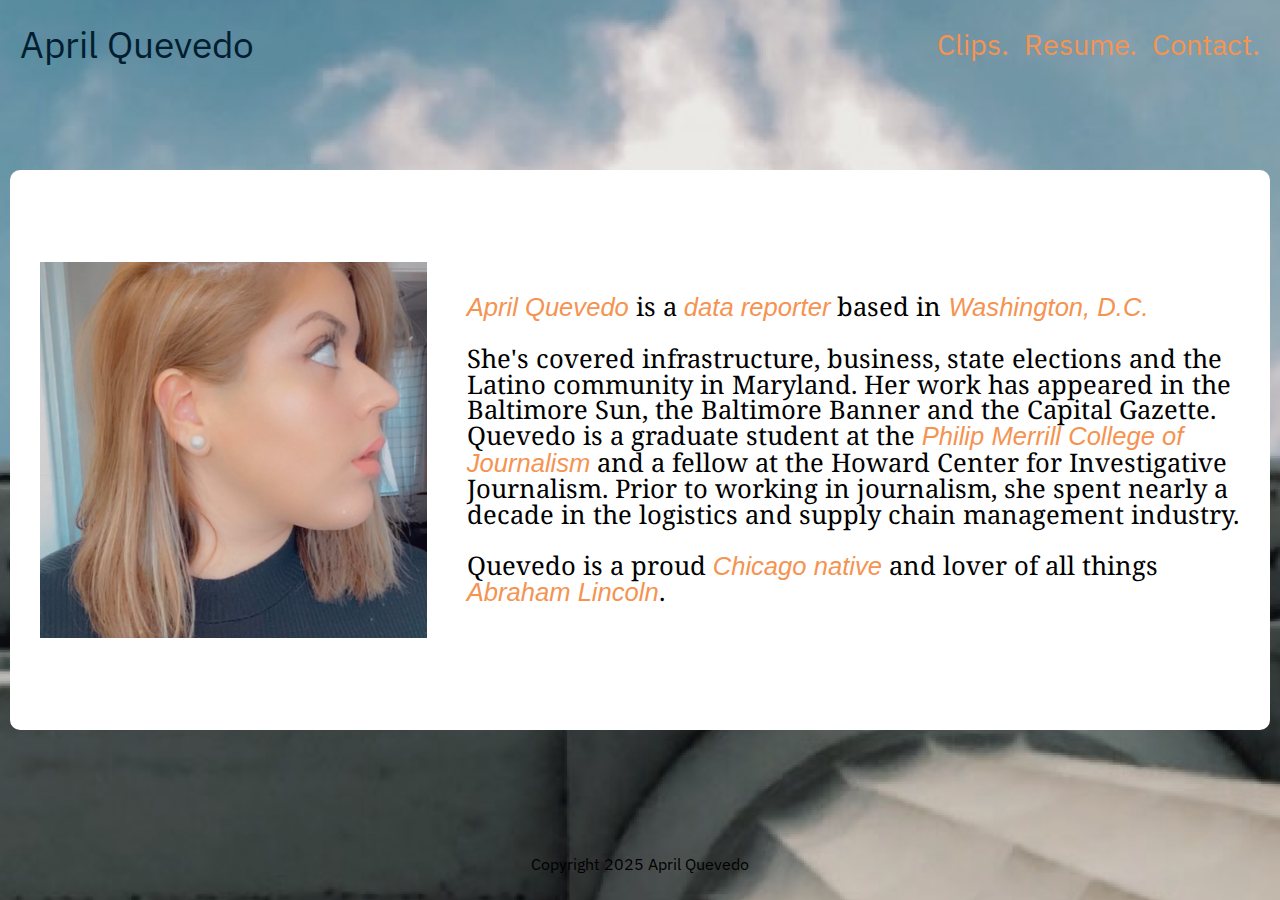
<file: index.html>
<!DOCTYPE html>
<html lang="en">
<head>
    <meta charset="UTF-8">
    <meta name="viewport" content="width=device-width, initial-scale=1.0">
    <title>April Quevedo</title>
    <!-- Bootstrap CSS -->
    <link href="https://cdn.jsdelivr.net/npm/bootstrap@5.3.3/dist/css/bootstrap.min.css" rel="stylesheet"
        integrity="sha384-QWTKZyjpPEjISv5WaRU9OFeRpok6YctnYmDr5pNlyT2bRjX0JMhjY6hW+ALEwIH" crossorigin="anonymous">
    <!-- Custom CSS -->
    <link rel="stylesheet" href="/main/style.css">
    <!-- Bootstrap JS (Added defer) -->
    <script src="https://cdn.jsdelivr.net/npm/@popperjs/core@2.11.8/dist/umd/popper.min.js"
        integrity="sha384-I7E8VVD/ismYTF4hNIPjVp/Zjvgyol6VFvRkX/vR+Vc4jQkC+hVqc2pM8ODewa9r" crossorigin="anonymous"
        defer></script>
    <script src="https://cdn.jsdelivr.net/npm/bootstrap@5.3.3/dist/js/bootstrap.min.js"
        integrity="sha384-0pUGZvbkm6XF6gxjEnlmuGrJXVbNuzT9qBBavbLwCsOGabYfZo0T0to5eqruptLy" crossorigin="anonymous"
        defer></script>
    <style>
        @import url('https://fonts.googleapis.com/css2?family=IBM+Plex+Sans:ital,wght@0,100..700;1,100..700&family=Noto+Serif:ital,wght@0,100..900;1,100..900&display=swap');
    </style>
</head>

<body>
    <!-- Navigation header -->
    <header>
        <div class="top-bar">
            <div class="name">April Quevedo</div>
            <nav class="top-nav">
                <a href="/print/">Clips.</a>
                <!--<a href="/photo/">Photo.</a> -->
                <!--<a href="#applications">Applications.</a> -->
                <a href="/resume/">Resume.</a>
                <a href="/contact/">Contact.</a>
            </nav>
        </div>
    </header>

    <!-- Main Content Section -->
    <main>
        <section class="bio">
            <!-- Profile Image Column -->
            <div class="profile-image">
                <img src="main/img/oldprofile.png" alt="April Quevedo's Profile Picture">
            </div>
            
            <!-- Bio Text Column -->
            <div class="bio-text">
                <p><span class="shadows-font">April Quevedo</span> is a <span class="shadows-font">data reporter</span> based in <span class="shadows-font">Washington, D.C.</span></p>
                <p>She's covered infrastructure, business, state elections and the Latino community in Maryland. Her work has appeared in the Baltimore Sun, the Baltimore Banner and the Capital Gazette. Quevedo is a graduate student at the <span class="shadows-font">Philip Merrill College of Journalism</span> and a fellow at the Howard Center for Investigative Journalism. Prior to working in journalism, she spent nearly a decade in the logistics and supply chain management industry.</p>
                <p>Quevedo is a proud <span class="shadows-font">Chicago native</span> and lover of all things <span class="shadows-font">Abraham Lincoln</span>.</p>
            </div>
        </section>
    </main>

    <!-- Footer -->
    <footer>
        <div class="container text-center">
            <p>Copyright 2025 April Quevedo</p>
        </div>
    </footer>
</body>
</html>
</file>
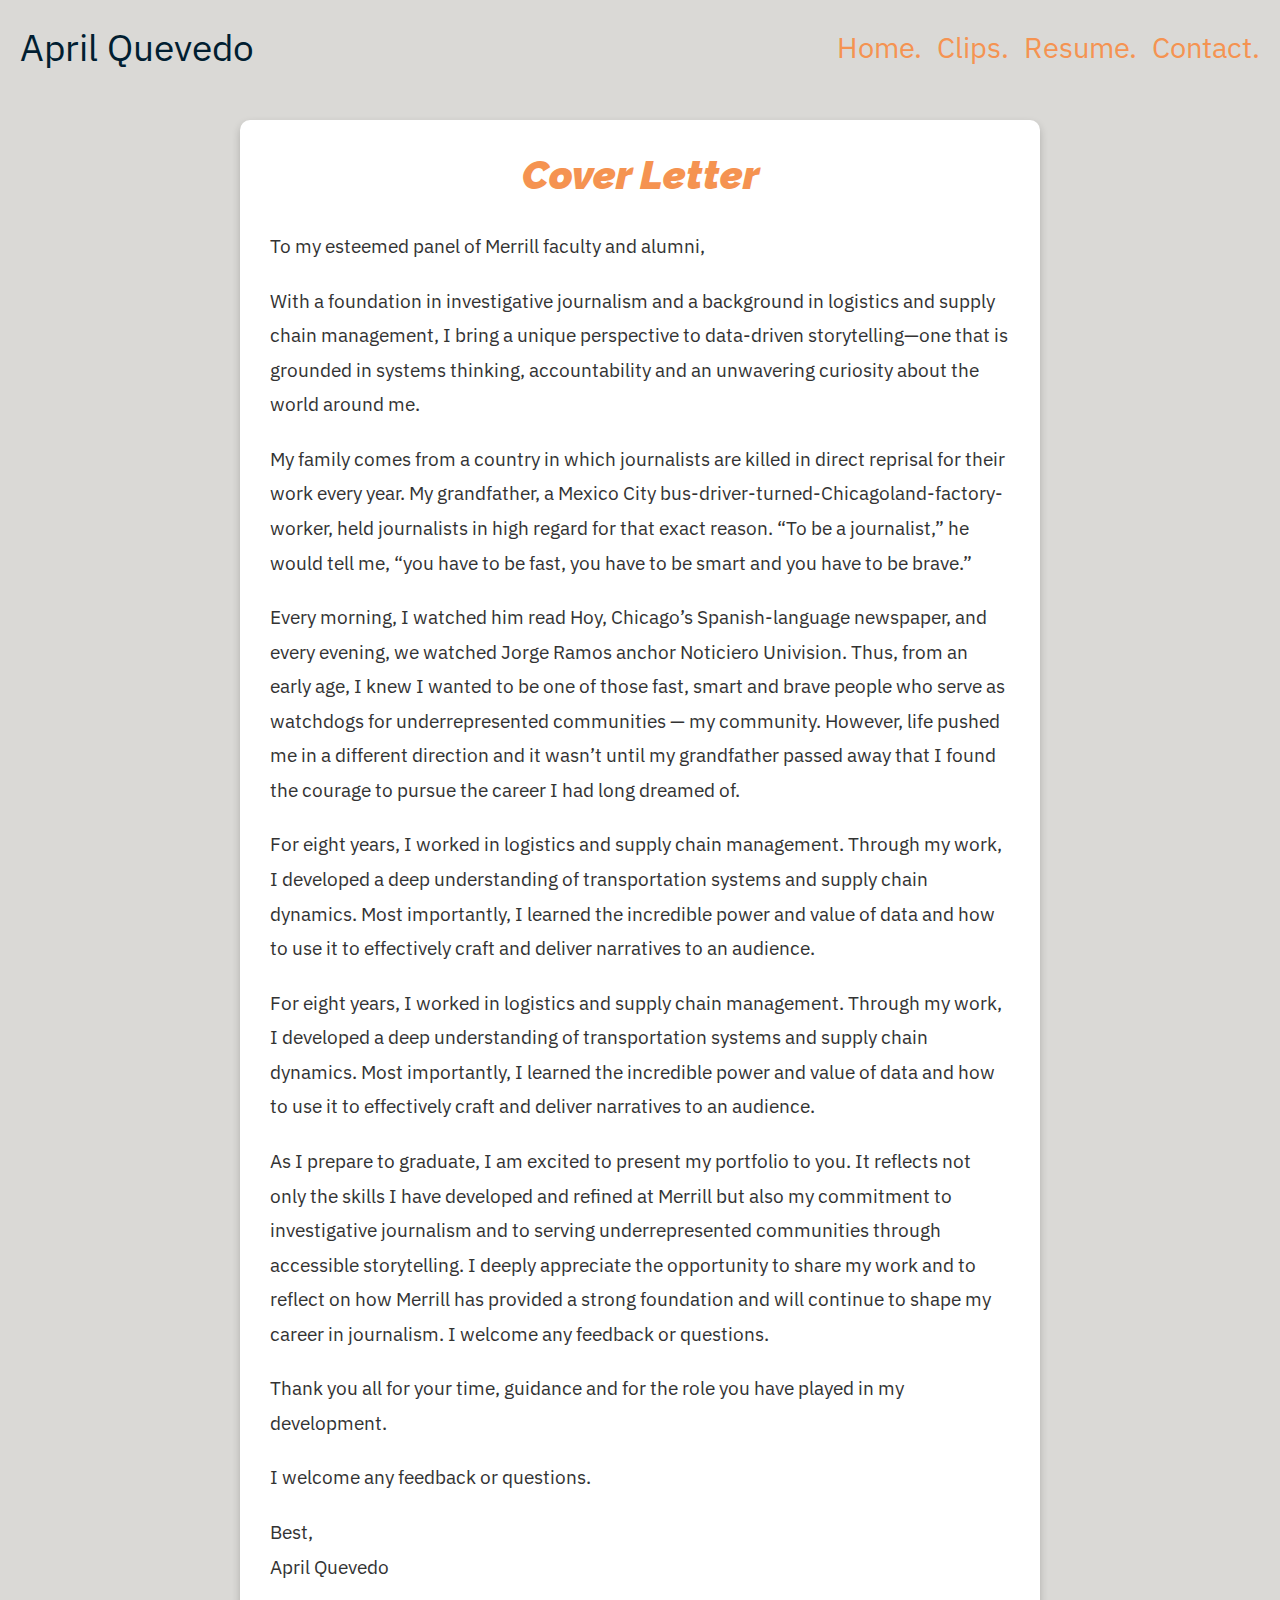
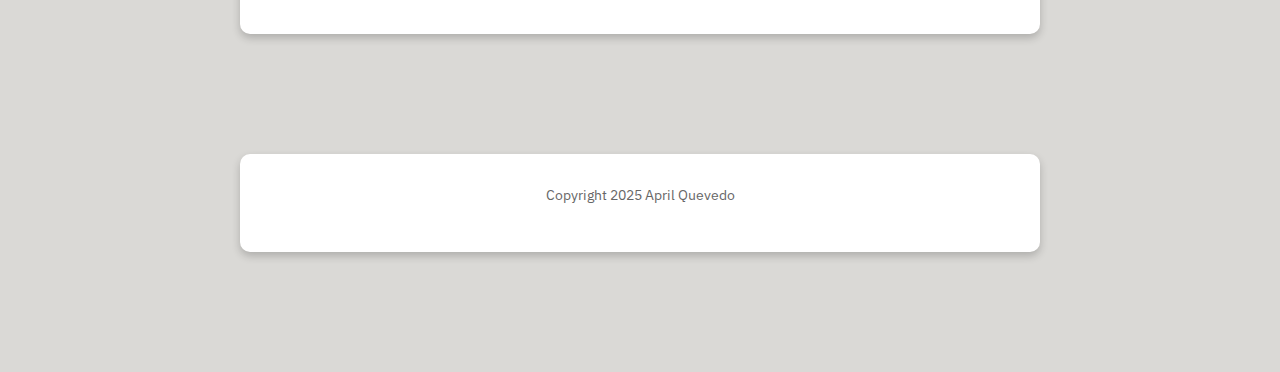
<file: cover/index.html>
<!DOCTYPE html>
<html lang="en">

<head>
    <meta charset="UTF-8">
    <meta name="viewport" content="width=device-width, initial-scale=1.0">
    <title>April Quevedo - Cover Letter.</title>
    <!-- Bootstrap CSS -->
    <link href="https://cdn.jsdelivr.net/npm/bootstrap@5.3.3/dist/css/bootstrap.min.css" rel="stylesheet" 
        integrity="sha384-QWTKZyjpPEjISv5WaRU9OFeRpok6YctnYmDr5pNlyT2bRjXh0JMhjY6hW+ALEwIH" crossorigin="anonymous">
    <!-- Custom CSS -->
    <link rel="stylesheet" href="/cover/style.css">
    <!-- Bootstrap JS (defer) -->
    <script src="https://cdn.jsdelivr.net/npm/@popperjs/core@2.11.8/dist/umd/popper.min.js"
        integrity="sha384-I7E8VVD/ismYTF4hNIPjVp/Zjvgyol6VFvRkX/vR+Vc4jQkC+hVqc2pM8ODewa9r" crossorigin="anonymous"
        defer></script>
    <script src="https://cdn.jsdelivr.net/npm/bootstrap@5.3.3/dist/js/bootstrap.min.js"
        integrity="sha384-0pUGZvbkm6XF6gxjEnlmuGrJXVbNuzT9qBBavbLwCsOGabYfZo0T0to5eqruptLy" crossorigin="anonymous"
        defer></script>
    <style>
        @import url('https://fonts.googleapis.com/css2?family=IBM+Plex+Sans:ital,wght@0,100..700;1,100..700&family=Noto+Serif:ital,wght@0,100..900;1,100..900&family=Raleway:ital,wght@0,100..900;1,100..900&display=swap');
    </style>
</head>

<body>

    <!-- Navigation header -->
    <header>
        <div class="top-bar">
            <div class="name">April Quevedo</div>
            <nav class="top-nav">
                <a href="/main/">Home.</a>
                <a href="/print/">Clips.</a>
                <a href="/resume/">Resume.</a>
                <a href="/contact/">Contact.</a>
            </nav>
        </div>
    </header>

    <main class="container">
        <section class="cover-letter">
            <h1 class="cover-title"><span class="shadows-font">Cover Letter</span></h1>
            <p>To my esteemed panel of Merrill faculty and alumni,</p>

            <p>
                With a foundation in investigative journalism and a background in logistics and supply chain management, I bring a unique perspective to data-driven storytelling—one that is grounded in systems thinking, accountability and an unwavering curiosity about the world around me.
            </p>

            <p>
                My family comes from a country in which journalists are killed in direct reprisal for their work every year. My grandfather, a Mexico City bus-driver-turned-Chicagoland-factory-worker, held journalists in high regard for that exact reason. “To be a journalist,” he would tell me, “you have to be fast, you have to be smart and you have to be brave.” 
            </p>

            <p>
                Every morning, I watched him read Hoy, Chicago’s Spanish-language newspaper, and every evening, we watched Jorge Ramos anchor Noticiero Univision. Thus, from an early age, I knew I wanted to be one of those fast, smart and brave people who serve as watchdogs for underrepresented communities — my community. However, life pushed me in a different direction and it wasn’t until my grandfather passed away that I found the courage to pursue the career I had long dreamed of. 
            </p>

            <p>
                For eight years, I worked in logistics and supply chain management. Through my work, I developed a deep understanding of transportation systems and supply chain dynamics. Most importantly, I learned the incredible power and value of data and how to use it to effectively craft and deliver narratives to an audience.
            </p>

            <p>
                For eight years, I worked in logistics and supply chain management. Through my work, I developed a deep understanding of transportation systems and supply chain dynamics. Most importantly, I learned the incredible power and value of data and how to use it to effectively craft and deliver narratives to an audience.
            </p>

            <p>
                As I prepare to graduate, I am excited to present my portfolio to you. It reflects not only the skills I have developed and refined at Merrill but also my commitment to investigative journalism and to serving underrepresented communities through accessible storytelling. I deeply appreciate the opportunity to share my work and to reflect on how Merrill has provided a strong foundation and will continue to shape my career in journalism. I welcome any feedback or questions.
            </p>

            <p>
                Thank you all for your time, guidance and for the role you have played in my development. 
            </p>

            <p>
                I welcome any feedback or questions.
            </p>

            <p>Best,<br>April Quevedo</p>
        </section>
    </main>

    <!-- Footer -->
    <footer>
        <div class="container text-center">
            <p>Copyright 2025 April Quevedo</p>
        </div>
    </footer>

</body>
</html>
</file>
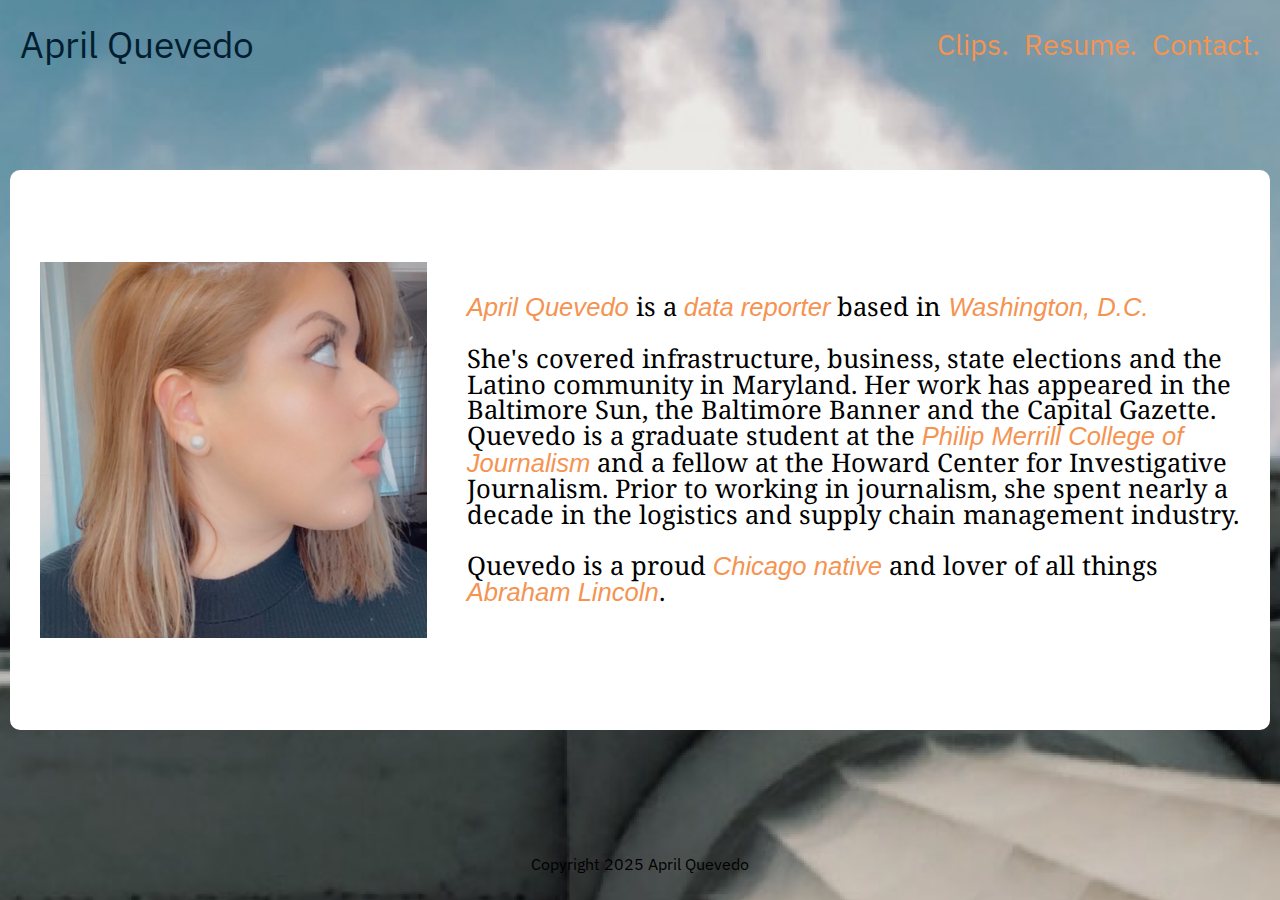
<file: main/index.html>
<!DOCTYPE html>
<html lang="en">
<head>
    <meta charset="UTF-8">
    <meta name="viewport" content="width=device-width, initial-scale=1.0">
    <title>April Quevedo</title>
    <!-- Bootstrap CSS -->
    <link href="https://cdn.jsdelivr.net/npm/bootstrap@5.3.3/dist/css/bootstrap.min.css" rel="stylesheet"
        integrity="sha384-QWTKZyjpPEjISv5WaRU9OFeRpok6YctnYmDr5pNlyT2bRjX0JMhjY6hW+ALEwIH" crossorigin="anonymous">
    <!-- Custom CSS -->
    <link rel="stylesheet" href="style.css">
    <!-- Bootstrap JS (Added defer) -->
    <script src="https://cdn.jsdelivr.net/npm/@popperjs/core@2.11.8/dist/umd/popper.min.js"
        integrity="sha384-I7E8VVD/ismYTF4hNIPjVp/Zjvgyol6VFvRkX/vR+Vc4jQkC+hVqc2pM8ODewa9r" crossorigin="anonymous"
        defer></script>
    <script src="https://cdn.jsdelivr.net/npm/bootstrap@5.3.3/dist/js/bootstrap.min.js"
        integrity="sha384-0pUGZvbkm6XF6gxjEnlmuGrJXVbNuzT9qBBavbLwCsOGabYfZo0T0to5eqruptLy" crossorigin="anonymous"
        defer></script>
    <style>
        @import url('https://fonts.googleapis.com/css2?family=IBM+Plex+Sans:ital,wght@0,100..700;1,100..700&family=Noto+Serif:ital,wght@0,100..900;1,100..900&display=swap');
    </style>
</head>

<body>
    <!-- Navigation header -->
    <header>
        <div class="top-bar">
            <div class="name">April Quevedo</div>
            <nav class="top-nav">
                <a href="/print/">Clips.</a>
                <!--<a href="/photo/">Photo.</a> -->
                <!--<a href="#applications">Applications.</a> -->
                <a href="/resume/">Resume.</a>
                <a href="/contact/">Contact.</a>
            </nav>
        </div>
    </header>

    <!-- Main Content Section -->
    <main>
        <section class="bio">
            <!-- Profile Image Column -->
            <div class="profile-image">
                <img src="img/oldprofile.png" alt="April Quevedo's Profile Picture">
            </div>
            
            <!-- Bio Text Column -->
            <div class="bio-text">
                <p><span class="shadows-font">April Quevedo</span> is a <span class="shadows-font">data reporter</span> based in <span class="shadows-font">Washington, D.C.</span></p>
                <p>She's covered infrastructure, business, state elections and the Latino community in Maryland. Her work has appeared in the Baltimore Sun, the Baltimore Banner and the Capital Gazette. Quevedo is a graduate student at the <span class="shadows-font">Philip Merrill College of Journalism</span> and a fellow at the Howard Center for Investigative Journalism. Prior to working in journalism, she spent nearly a decade in the logistics and supply chain management industry.</p>
                <p>Quevedo is a proud <span class="shadows-font">Chicago native</span> and lover of all things <span class="shadows-font">Abraham Lincoln</span>.</p>
            </div>
        </section>
    </main>

    <!-- Footer -->
    <footer>
        <div class="container text-center">
            <p>Copyright 2025 April Quevedo</p>
        </div>
    </footer>
</body>
</html>
</file>
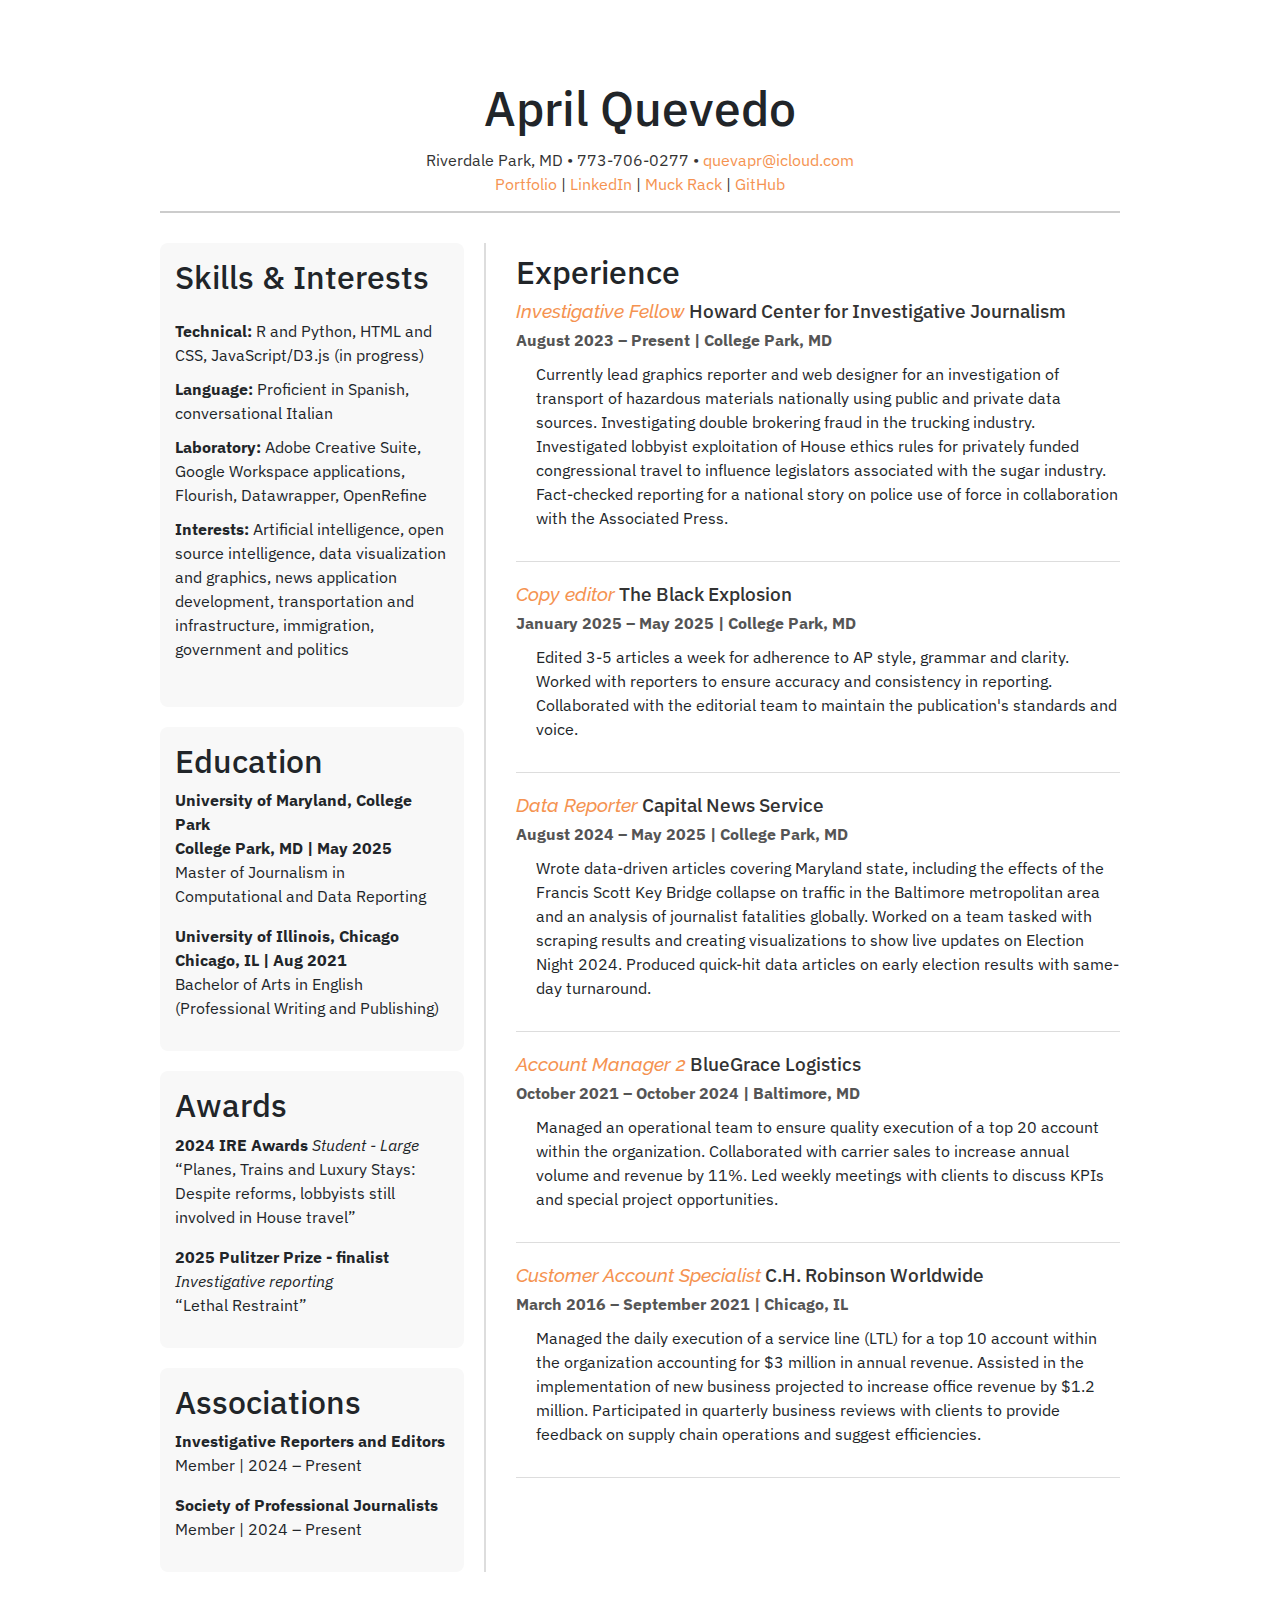
<file: other/index.html>
<!DOCTYPE html>
<html lang="en">

<head>
    <meta charset="UTF-8" />
    <meta name="viewport" content="width=device-width, initial-scale=1.0" />
    <title>April Quevedo - Resume</title>

    <!-- Bootstrap CSS -->
    <link href="https://cdn.jsdelivr.net/npm/bootstrap@5.3.3/dist/css/bootstrap.min.css" rel="stylesheet"
        crossorigin="anonymous" />

    <!-- Google Fonts -->
    <link
        href="https://fonts.googleapis.com/css2?family=IBM+Plex+Sans:wght@400;700&family=Noto+Serif:wght@400;700&family=Raleway:wght@800&display=swap"
        rel="stylesheet" />

    <style>
        body {
            margin: 0;
            font-family: "Noto Serif", serif;
        }

        .resume-container {
            max-width: 1000px;
            margin: 60px auto;
            background: #fff;
            padding: 20px;
            border-radius: 10px;
            font-family: "IBM Plex Sans", sans-serif;
        }

        .resume-header {
            text-align: center;
            border-bottom: 2px solid #ccc;
            padding-bottom: 15px;
            margin-bottom: 30px;
        }

        .resume-header h1 {
            font-family: 'IBM Plex Sans', sans-serif;
            font-size: 3rem;
            margin-bottom: 10px;
        }

        .resume-header p {
            margin: 0;
            font-size: 1rem;
            color: #333;
        }

        .resume-header a {
            text-decoration: none;
            color: #f59351;
        }

        .resume-container h2 {
            font-family: 'IBM Plex Sans', sans-serif;
            font-weight: 500;
        }

        .shadows-font {
            font-family: 'Raleway', sans-serif;
            font-style: italic;
            font-weight: 500;
            color: #f59351;
        }

        .resume-body {
            display: flex;
            gap: 30px;
        }

        .left-column {
            width: 35%;
            display: flex;
            flex-direction: column;
            gap: 20px;
            padding-right: 20px;
            border-right: 2px solid #ddd;
        }

        .skills,
        .education,
        .awards,
        .leadership {
            background: #f8f8f8;
            padding: 15px;
            border-radius: 8px;
        }

        .skills ul,
        .education ul {
            list-style: none;
            padding: 10px 0;
        }

        .skills li,
        .education li {
            padding: 5px 0;
        }

        .right-column {
            width: 65%;
            padding: 10px 0;
        }

        .job {
            margin-bottom: 20px;
            border-bottom: 1px solid #ddd;
            padding-bottom: 15px;
        }

        .job h3 {
            color: #333;
            font-size: 1.2em;
            margin-bottom: 5px;
        }

        .job p {
            font-style: normal;
            color: #555;
            margin-bottom: 10px;
        }

        .job ul {
            padding-left: 20px;
        }

        .job li {
            margin-bottom: 5px;
            line-height: 1.5;
        }
    </style>
</head>

<body>

    <!-- Unified Resume Container -->
    <div class="resume-container">

        <!-- Unified Header -->
        <div class="resume-header">
            <h1>April Quevedo</h1>
            <p>Riverdale Park, MD • 773-706-0277 • <a href="mailto:quevapr@icloud.com">quevapr@icloud.com</a></p>
            <p>
                <a href="https://aprilqueved0.github.io/main/">Portfolio</a> |
                <a href="http://www.linkedin.com/in/aprilqueved0">LinkedIn</a> |
                <a href="https://muckrack.com/april-quevedo-1/portfolio">Muck Rack</a> |
                <a href="https://github.com/aprilqueved0">GitHub</a>
            </p>
        </div>

        <!-- Unified Body: Two Columns -->
        <div class="resume-body">
            <!-- Left Column -->
            <section class="left-column">
                <div class="skills">
                    <h2>Skills & Interests</h2>
                    <ul>
                        <li><strong>Technical:</strong> R and Python, HTML and CSS, JavaScript/D3.js (in progress)</li>
                        <li><strong>Language:</strong> Proficient in Spanish, conversational Italian</li>
                        <li><strong>Laboratory:</strong> Adobe Creative Suite, Google Workspace applications, Flourish,
                            Datawrapper, OpenRefine</li>
                        <li><strong>Interests:</strong> Artificial intelligence, open source intelligence, data
                            visualization and graphics, news application development, transportation and infrastructure,
                            immigration, government and politics</li>
                    </ul>
                </div>

                <div class="education">
                    <h2>Education</h2>
                    <p><strong>University of Maryland, College Park<br>College Park, MD | May 2025</strong><br>
                        Master of Journalism in Computational and Data Reporting
                    </p>
                    <p><strong>University of Illinois, Chicago<br>Chicago, IL | Aug 2021</strong><br>
                        Bachelor of Arts in English (Professional Writing and Publishing)</p>
                </div>

                <div class="awards">
                    <h2>Awards</h2>
                    <p><strong>2024 IRE Awards</strong> <i>Student - Large</i><br>
                        “Planes, Trains and Luxury Stays: Despite reforms, lobbyists still involved in House travel”
                    </p>
                    <p><strong>2025 Pulitzer Prize - finalist</strong> <i>Investigative reporting</i><br>
                        “Lethal Restraint”</p>
                </div>

                <div class="leadership">
                    <h2>Associations</h2>
                    <p><strong>Investigative Reporters and Editors</strong><br>Member | 2024 – Present</p>
                    <p><strong>Society of Professional Journalists</strong><br>Member | 2024 – Present</p>
                </div>
            </section>

            <!-- Right Column -->
            <section class="right-column">
                <h2>Experience</h2>

                <div class="job">
                    <h3><span class="shadows-font">Investigative Fellow</span> Howard Center for Investigative
                        Journalism</h3>
                    <p><strong>August 2023 – Present | College Park, MD</strong></p>
                    <ul>
                        Currently lead graphics reporter and web designer for an investigation of transport of hazardous materials nationally using public and private data sources. Investigating double brokering fraud in the trucking industry. <br>Investigated lobbyist exploitation of House ethics rules for
                        privately funded congressional travel to influence legislators associated with the sugar
                        industry.
                        Fact-checked reporting for a national story on police use of force in collaboration with the
                        Associated Press.
                    </ul>
                </div>

                <div class="job">
                    <h3><span class="shadows-font">Copy editor</span> The Black Explosion</h3>
                    <p><strong>January 2025 – May 2025 | College Park, MD</strong></p>
                    <ul>
                        Edited 3-5 articles a week for adherence to AP style, grammar and clarity. Worked with reporters
                        to ensure accuracy and consistency in reporting. Collaborated with the editorial team to
                        maintain the publication's
                        standards and voice.
                    </ul>
                </div>

                <div class="job">
                    <h3><span class="shadows-font">Data Reporter</span> Capital News Service</h3>
                    <p><strong>August 2024 – May 2025 | College Park, MD</strong></p>
                    <ul>
                        Wrote data-driven articles covering Maryland state, including the effects of the Francis Scott
                        Key
                        Bridge collapse on traffic in the Baltimore metropolitan area and an analysis of journalist
                        fatalities globally. Worked on a team tasked with scraping results and creating visualizations
                        to
                        show live updates on Election Night 2024. Produced quick-hit data articles on early election
                        results
                        with same-day turnaround.
                    </ul>
                </div>

                <div class="job">
                    <h3><span class="shadows-font">Account Manager 2</span> BlueGrace Logistics</h3>
                    <p><strong>October 2021 – October 2024 | Baltimore, MD</strong></p>
                    <ul>
                        Managed an operational team to ensure quality execution of a top 20 account within the
                        organization.
                        Collaborated with carrier sales to increase annual volume and revenue by 11%. Led weekly
                        meetings
                        with clients to discuss KPIs and special project opportunities.
                    </ul>
                </div>

                <div class="job">
                    <h3><span class="shadows-font">Customer Account Specialist</span> C.H. Robinson Worldwide</h3>
                    <p><strong>March 2016 – September 2021 | Chicago, IL</strong></p>
                    <ul>
                        Managed the daily execution of a service line (LTL) for a top 10 account within the organization
                        accounting for $3 million in annual revenue. Assisted in the implementation of new business
                        projected to increase office revenue by $1.2 million. Participated in quarterly business reviews
                        with clients to provide feedback on supply chain operations and suggest efficiencies.
                    </ul>
                </div>
            </section>
        </div>
    </div>

</body>

</html>
</file>
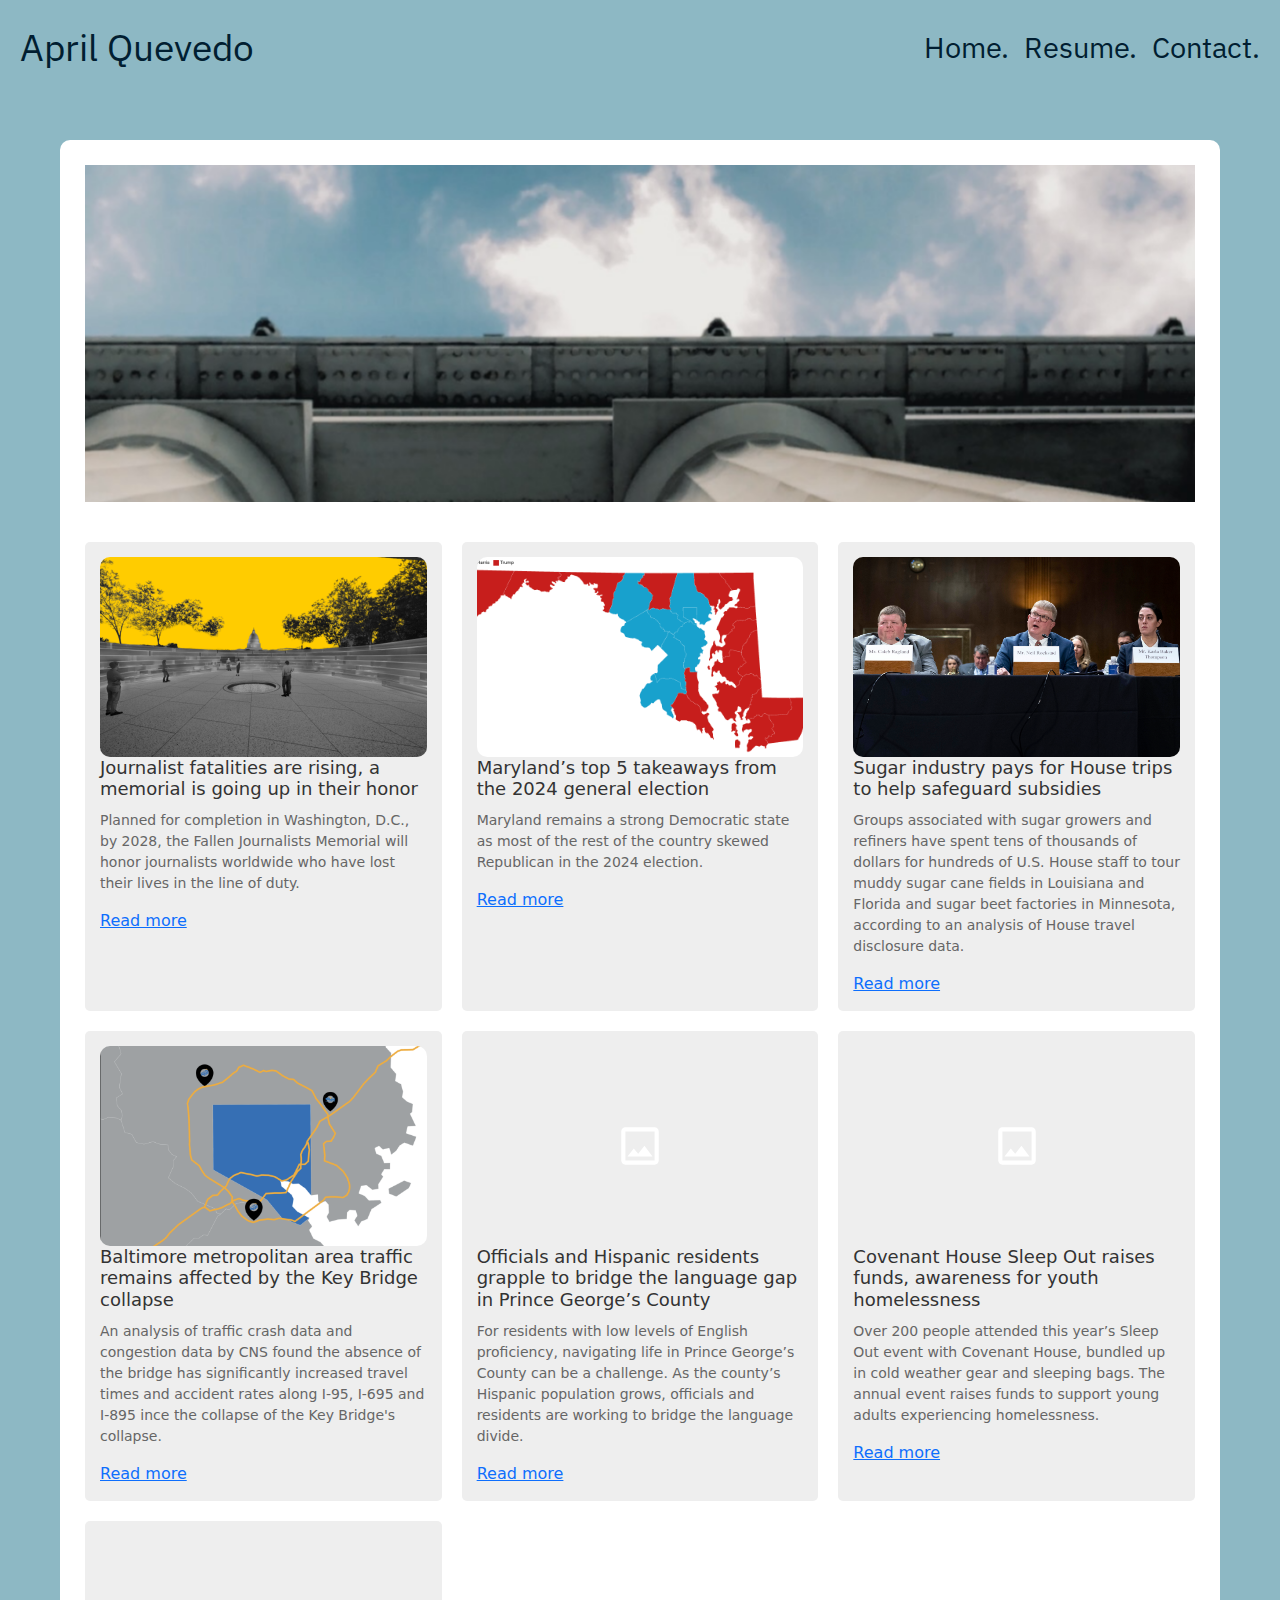
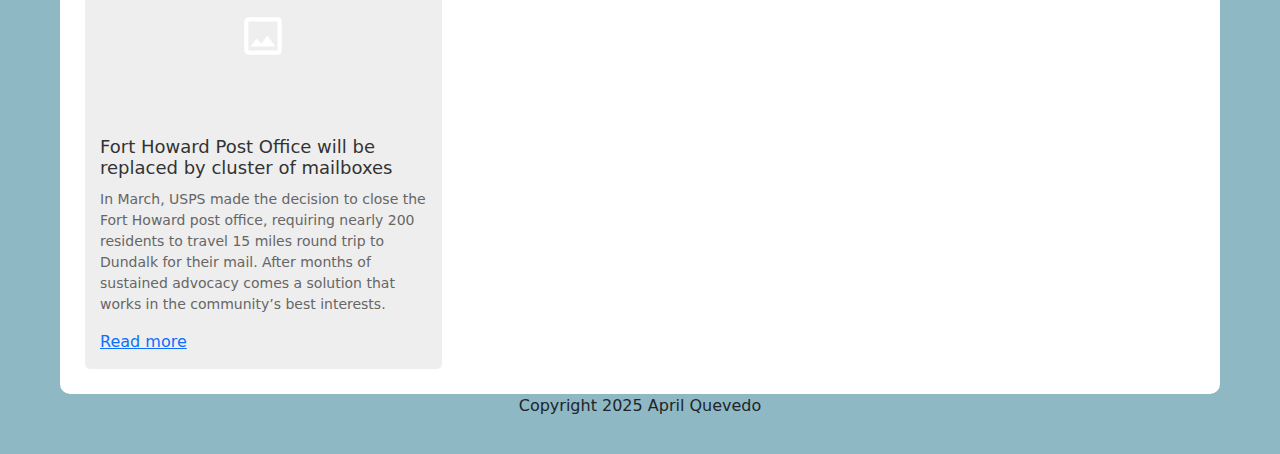
<file: print/index.html>
<!DOCTYPE html>
<html lang="en">

<head>
    <meta charset="UTF-8">
    <meta name="viewport" content="width=device-width, initial-scale=1.0">
    <title>April Quevedo - Print.</title>
    <!-- Bootstrap CSS -->
    <link href="https://cdn.jsdelivr.net/npm/bootstrap@5.3.3/dist/css/bootstrap.min.css" rel="stylesheet"
        integrity="sha384-QWTKZyjpPEjISv5WaRU9OFeRpok6YctnYmDr5pNlyT2bRjXh0JMhjY6hW+ALEwIH" crossorigin="anonymous">
    <!-- Custom CSS (Ensure path is correct) -->
    <link rel="stylesheet" href="style.css">
    <!-- Bootstrap JS (Added defer) -->
    <script src="https://cdn.jsdelivr.net/npm/@popperjs/core@2.11.8/dist/umd/popper.min.js"
        integrity="sha384-I7E8VVD/ismYTF4hNIPjVp/Zjvgyol6VFvRkX/vR+Vc4jQkC+hVqc2pM8ODewa9r" crossorigin="anonymous"
        defer></script>
    <script src="https://cdn.jsdelivr.net/npm/bootstrap@5.3.3/dist/js/bootstrap.min.js"
        integrity="sha384-0pUGZvbkm6XF6gxjEnlmuGrJXVbNuzT9qBBavbLwCsOGabYfZo0T0to5eqruptLy" crossorigin="anonymous"
        defer></script>
    <style>
        @import url('https://fonts.googleapis.com/css2?family=IBM+Plex+Sans:ital,wght@0,100..700;1,100..700&family=Noto+Serif:ital,wght@0,100..900;1,100..900&family=Shadows+Into+Light&display=swap');
    </style>
</head>

<body>
    <!-- Navigation header -->
    <header>
        <div class="top-bar">
            <div class="name">April Quevedo</div>
            <nav class="top-nav">
                <a href="/main/">Home.</a>
                <!--<a href="/print/">Print.</a> -->
                <!--<a href="/photo/">Photo.</a> -->
                <!--<a href="#applications">Applications.</a> -->
                <a href="/resume/">Resume.</a>
                <a href="/contact/">Contact.</a>
            </nav>
        </div>
    </header>

    <main>
        <section class="intro">
            <img src="img/favlincvue.png"
                alt="A low angle photo taken of where a summer sky meets the ceiling of the Lincoln Memorial."
                class="img-fluid">
        </section>

        <div class="blog-grid">
            <!-- Blog Card 1 -->
            <div class="blog-card">
                <div class="blog-card-image">
                    <img src="img/memorial.jpg" alt="Fallen Journalists Memorial">
                </div>
                <h3>Journalist fatalities are rising, a memorial is going up in their honor</h3>
                <p>Planned for completion in Washington, D.C., by 2028, the Fallen Journalists Memorial will honor
                    journalists worldwide who have lost their lives in the line of duty.</p>
                <span class="read-more"><a
                        href="https://cnsmaryland.org/2024/12/04/journalist-fatalities-are-rising-a-memorial-is-going-up-in-their-honor/"
                        target="_blank" rel="noopener noreferrer">
                        Read more</a></span>
            </div>

            <!-- Blog Card 2 -->
            <div class="blog-card">
                <div class="blog-card-image">
                    <img src="img/mdvote.png" alt="Fallen Journalists Memorial">
                </div>
                <h3>Maryland’s top 5 takeaways from the 2024 general election</h3>
                <p>Maryland remains a strong Democratic state as most of the rest of the country skewed Republican in
                    the 2024 election.</p>
                <span class="read-more"><a
                        href="https://cnsmaryland.org/2024/11/06/marylands-top-5-takeaways-from-the-2024-general-election/"
                        target="_blank" rel="noopener noreferrer">
                        Read more</a></span>
            </div>

            <!-- Blog Card 3 -->
            <div class="blog-card">
                <div class="blog-card-image">
                    <img src="img/sugarstory.jpg" alt="Fallen Journalists Memorial">
                </div>
                <h3>Sugar industry pays for House trips to help safeguard subsidies</h3>
                <p>Groups associated with sugar growers and refiners have spent tens of thousands of dollars for
                    hundreds of U.S. House staff to tour muddy sugar cane fields in Louisiana and Florida and sugar beet
                    factories in Minnesota, according to an analysis of House travel disclosure data.</p>
                <span class="read-more"><a
                        href="https://cnsmaryland.org/2024/11/01/sugar-industry-pays-for-house-trips-to-help-safeguard-subsidies/"
                        target="_blank" rel="noopener noreferrer">
                        Read more</a></span>
            </div>

            <!-- Blog Card 4 -->
            <div class="blog-card">
                <div class="blog-card-image">
                    <img src="img/balty.png" alt="Fallen Journalists Memorial">
                </div>
                <h3>Baltimore metropolitan area traffic remains affected by the Key Bridge collapse</h3>
                <p>An analysis of traffic crash data and congestion data by CNS found the absence of the bridge has
                    significantly increased travel times and accident rates along I-95, I-695 and I-895 ince the
                    collapse of the Key Bridge's collapse.</p>
                <span class="read-more"><a
                        href="https://cnsmaryland.org/2024/10/29/baltimore-metropolitan-area-traffic-remains-affected-by-the-key-bridge-collapse/"
                        target="_blank" rel="noopener noreferrer">
                        Read more</a></span>
            </div>

            <!-- Blog Card 5 -->
            <div class="blog-card">
                <div class="blog-card-image">
                    <svg xmlns="http://www.w3.org/2000/svg" viewBox="0 0 24 24">
                        <path
                            d="M19 5v14H5V5h14m0-2H5c-1.1 0-2 .9-2 2v14c0 1.1.9 2 2 2h14c1.1 0 2-.9 2-2V5c0-1.1-.9-2-2-2zm-4.86 8.86l-3 3.87L9 13.14 6 17h12l-3.86-5.14z" />
                    </svg>
                </div>
                <h3>Officials and Hispanic residents grapple to bridge the language gap in Prince George’s County</h3>
                <p>For residents with low levels of English proficiency, navigating life in Prince George’s County can be a challenge. As the county’s Hispanic population grows, officials and residents are working to bridge the language divide.</p>
                <span class="read-more"><a href="https://www.somdnews.com/enquirer_gazette/news/local/officials-and-hispanic-residents-grapple-to-bridge-the-language-gap-in-prince-george-s-county/article_1f4c2394-a056-11ee-b806-cbbd8b85cd71.html" target="_blank" rel="noopener noreferrer">Read more</a></span>
            </div>

            <!-- Blog Card 6 -->
            <div class="blog-card">
                <div class="blog-card-image">
                    <svg xmlns="http://www.w3.org/2000/svg" viewBox="0 0 24 24">
                        <path
                            d="M19 5v14H5V5h14m0-2H5c-1.1 0-2 .9-2 2v14c0 1.1.9 2 2 2h14c1.1 0 2-.9 2-2V5c0-1.1-.9-2-2-2zm-4.86 8.86l-3 3.87L9 13.14 6 17h12l-3.86-5.14z" />
                    </svg>
                </div>
                <h3>Covenant House Sleep Out raises funds, awareness for youth homelessness </h3>
                <p>Over 200 people attended this year’s Sleep Out event with Covenant House, bundled up in cold weather gear and sleeping bags. The annual event raises funds to support young adults experiencing homelessness.</p>
                <span class="read-more"><a href="https://streetsensemedia.org/article/covenant-house-sleep-out-youth-homelessness/" target="_blank" rel="noopener noreferrer">Read more</a></span>
            </div> 

            <!-- Blog Card 7 -->
            <div class="blog-card">
                <div class="blog-card-image">
                    <svg xmlns="http://www.w3.org/2000/svg" viewBox="0 0 24 24">
                        <path
                            d="M19 5v14H5V5h14m0-2H5c-1.1 0-2 .9-2 2v14c0 1.1.9 2 2 2h14c1.1 0 2-.9 2-2V5c0-1.1-.9-2-2-2zm-4.86 8.86l-3 3.87L9 13.14 6 17h12l-3.86-5.14z" />
                    </svg>
                </div>
                <h3>Fort Howard Post Office will be replaced by cluster of mailboxes</h3>
                <p>In March, USPS made the decision to close the Fort Howard post office, requiring nearly 200 residents to travel 15 miles round trip to Dundalk for their mail. After months of sustained advocacy comes a solution that works in the community’s best interests.</p>
                <span class="read-more"><a href="https://www.dundalkeagle.com/news/fort-howard-post-office-will-be-replaced-by-cluster-of-mailboxes/article_af06daa0-6d30-11ee-8af1-ffd091fec3ba.html" target="_blank" rel="noopener noreferrer">Read more</a></span>
            </div>

            <!-- Blog Card 8 
            <div class="blog-card">
                <div class="blog-card-image">
                    <svg xmlns="http://www.w3.org/2000/svg" viewBox="0 0 24 24">
                        <path
                            d="M19 5v14H5V5h14m0-2H5c-1.1 0-2 .9-2 2v14c0 1.1.9 2 2 2h14c1.1 0 2-.9 2-2V5c0-1.1-.9-2-2-2zm-4.86 8.86l-3 3.87L9 13.14 6 17h12l-3.86-5.14z" />
                    </svg>
                </div>
                <h3>Blog title heading goes here</h3>
                <p>Lorem ipsum dolor sit amet et delectus accommodare his consul copiosae.</p>
                <span class="read-more">Read more</span>
            </div> -->

            <!-- Blog Card 9 
            <div class="blog-card">
                <div class="blog-card-image">
                    <svg xmlns="http://www.w3.org/2000/svg" viewBox="0 0 24 24">
                        <path
                            d="M19 5v14H5V5h14m0-2H5c-1.1 0-2 .9-2 2v14c0 1.1.9 2 2 2h14c1.1 0 2-.9 2-2V5c0-1.1-.9-2-2-2zm-4.86 8.86l-3 3.87L9 13.14 6 17h12l-3.86-5.14z" />
                    </svg>
                </div>
                <h3>Blog title heading goes here</h3>
                <p>Lorem ipsum dolor sit amet et delectus accommodare his consul copiosae.</p>
                <span class="read-more">Read more</span>
            </div> -->
        </div>
    </main>

    <!-- Footer -->
    <footer>
        <div class="container text-center">
            <p>Copyright 2025 April Quevedo</p>
        </div>
    </footer>
</body>

</html>
</file>
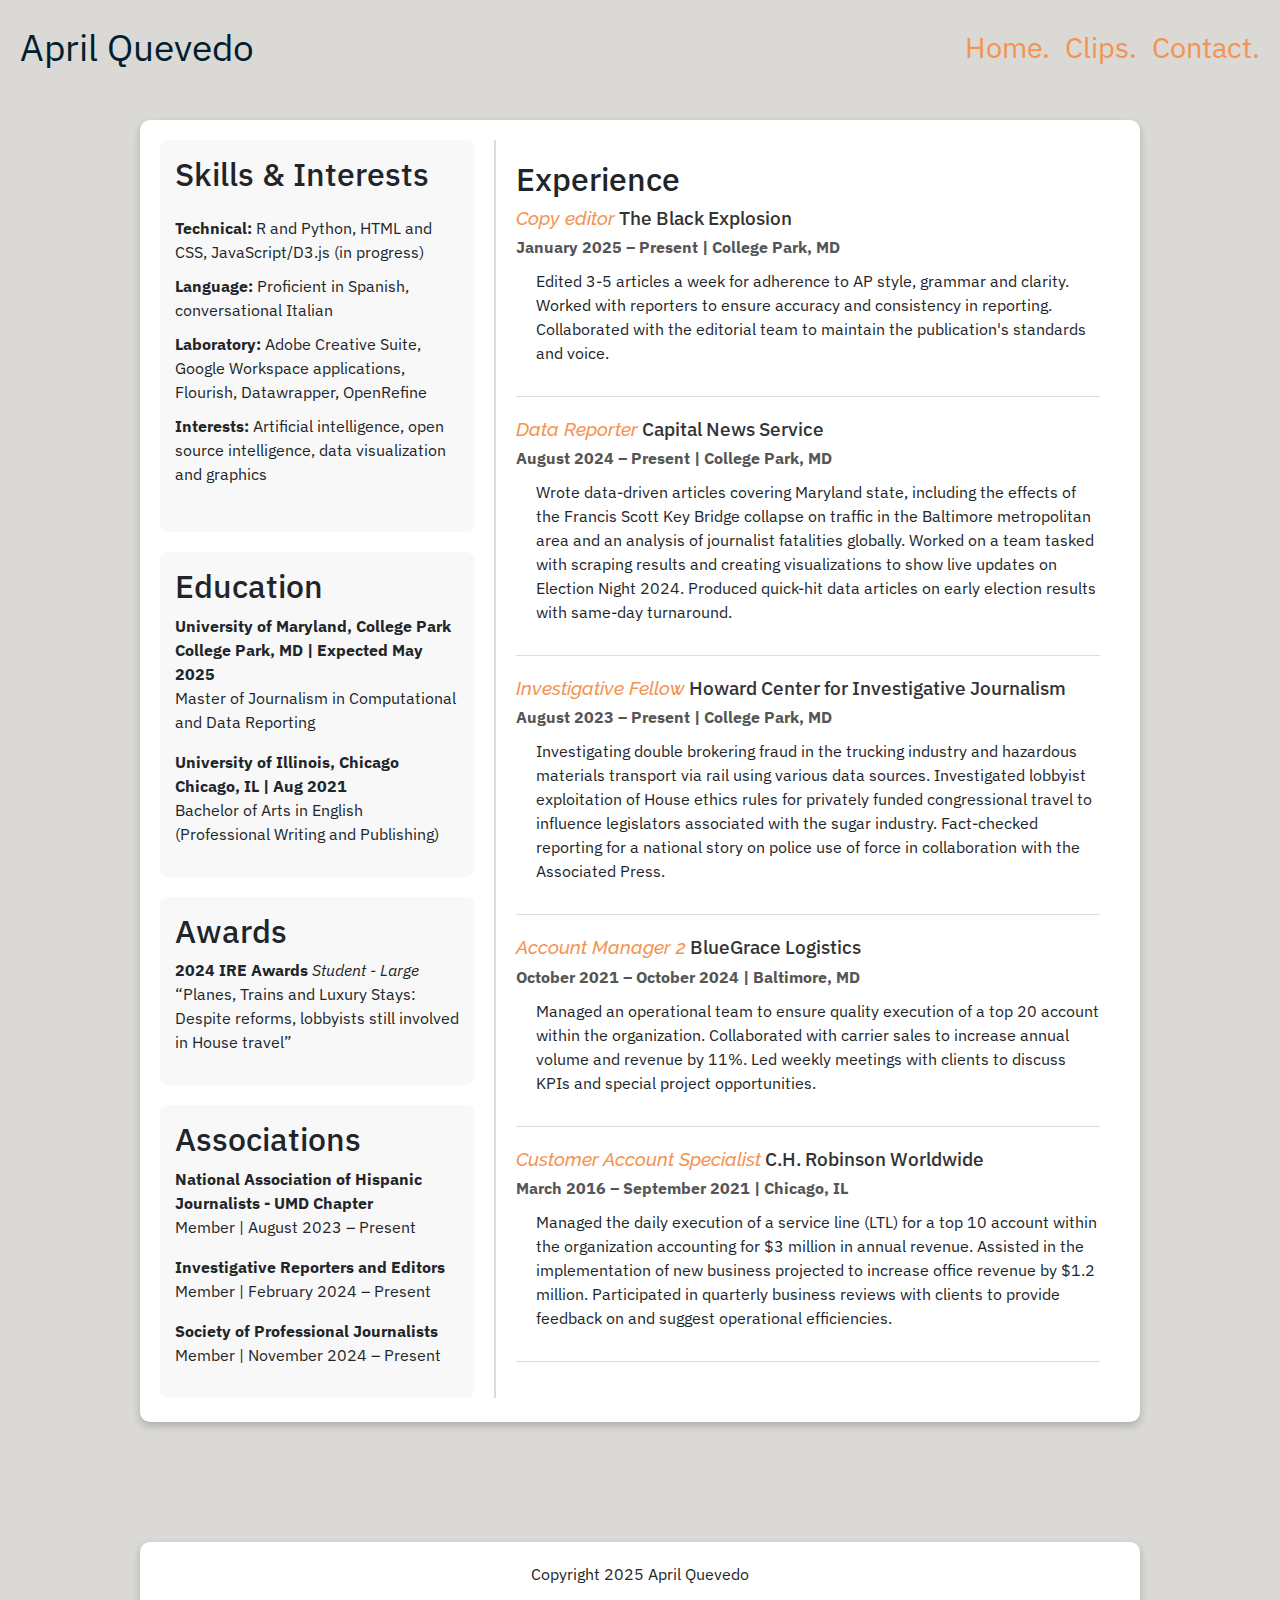
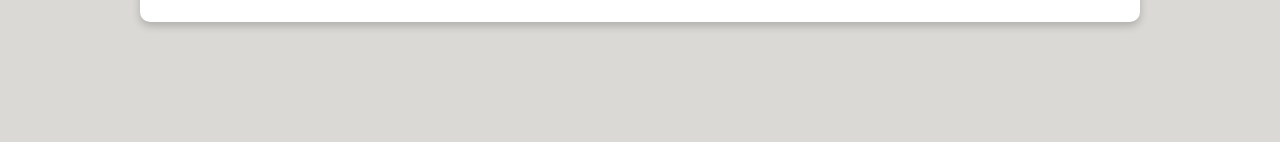
<file: resume/index.html>
<!DOCTYPE html>
<html lang="en">

<head>
    <meta charset="UTF-8">
    <meta name="viewport" content="width=device-width, initial-scale=1.0">
    <title>April Quevedo - Resume.</title>
    <!-- Bootstrap CSS -->
    <link href="https://cdn.jsdelivr.net/npm/bootstrap@5.3.3/dist/css/bootstrap.min.css" rel="stylesheet"
        integrity="sha384-QWTKZyjpPEjISv5WaRU9OFeRpok6YctnYmDr5pNlyT2bRjXh0JMhjY6hW+ALEwIH" crossorigin="anonymous">
    <!-- Custom CSS (Ensure path is correct) -->
    <link rel="stylesheet" href="style.css">
    <!-- Bootstrap JS (Added defer) -->
    <script src="https://cdn.jsdelivr.net/npm/@popperjs/core@2.11.8/dist/umd/popper.min.js"
        integrity="sha384-I7E8VVD/ismYTF4hNIPjVp/Zjvgyol6VFvRkX/vR+Vc4jQkC+hVqc2pM8ODewa9r" crossorigin="anonymous"
        defer></script>
    <script src="https://cdn.jsdelivr.net/npm/bootstrap@5.3.3/dist/js/bootstrap.min.js"
        integrity="sha384-0pUGZvbkm6XF6gxjEnlmuGrJXVbNuzT9qBBavbLwCsOGabYfZo0T0to5eqruptLy" crossorigin="anonymous"
        defer></script>
    <style>
        @import url('https://fonts.googleapis.com/css2?family=IBM+Plex+Sans:ital,wght@0,100..700;1,100..700&family=Noto+Serif:ital,wght@0,100..900;1,100..900&family=Shadows+Into+Light&display=swap');
    </style>
</head>

<body>

    <!-- Navigation header -->
    <header>
        <div class="top-bar">
            <div class="name">April Quevedo</div>
            <nav class="top-nav">
                <a href="/main/">Home.</a>
                <a href="/print/">Clips.</a>
                <!--<a href="/photo/">Photo.</a> -->
                <!--<a href="#applications">Applications.</a> -->
                <!--<a href="/resume/">Resume.</a> -->
                <a href="/contact/">Contact.</a>
            </nav>
        </div>
    </header>

    <main class="container">
        <section class="left-column">
            <div class="skills">
                <h2>Skills & Interests</h2>
                <ul>
                    <li><strong>Technical:</strong> R and Python, HTML and CSS, JavaScript/D3.js (in progress)</li>
                    <li><strong>Language:</strong> Proficient in Spanish, conversational Italian</li>
                    <li><strong>Laboratory:</strong> Adobe Creative Suite, Google Workspace applications, Flourish,
                        Datawrapper, OpenRefine</li>
                    <li><strong>Interests:</strong> Artificial intelligence, open source intelligence, data
                        visualization and graphics</li>
                </ul>
            </div>

            <div class="education">
                <h2>Education</h2>
                <p><strong>University of Maryland, College Park
                        <br>College Park, MD | Expected May 2025</strong>
                    <br>Master of Journalism in Computational and Data Reporting
                </p>
                <p><strong>University of Illinois, Chicago
                        <br> Chicago, IL | Aug 2021</strong><br>
                    Bachelor of Arts in English (Professional Writing and Publishing)</p>
            </div>

            <div class="awards">
                <h2>Awards</h2>
                <p><strong>2024 IRE Awards</strong> <i>Student - Large</i>
                    <br>“Planes, Trains and Luxury Stays: Despite reforms, lobbyists still involved in House travel”
                </p>
            </div>

            <div class="leadership">
                <h2>Associations</h2>
                <p><strong>National Association of Hispanic Journalists - UMD Chapter</strong>
                    <br>Member | August 2023 – Present
                </p>
                <p><strong>Investigative Reporters and Editors</strong>
                    <br>Member | February 2024 – Present
                </p>
                <p><strong>Society of Professional Journalists</strong>
                    <br>Member | November 2024 – Present
                </p>
            </div>
        </section>

        <section class="right-column">
            <h2>Experience</h2>

            <div class="job">
                <h3><span class="shadows-font">Copy editor</span> The Black Explosion</h3>
                <p><strong>January 2025 – Present | College Park, MD</strong></p>
                <ul>
                    Edited 3-5 articles a week for adherence to AP style, grammar and clarity. Worked with reporters to ensure accuracy and consistency in reporting. Collaborated with the editorial team to maintain the publication's
                    standards and voice.
                </ul>
            </div>

            <div class="job">
                <h3><span class="shadows-font">Data Reporter</span> Capital News Service</h3>
                <p><strong>August 2024 – Present | College Park, MD</strong></p>
                <ul>
                    Wrote data-driven articles covering Maryland state, including the effects of the Francis Scott Key
                    Bridge collapse on traffic in the Baltimore metropolitan area and an analysis of journalist
                    fatalities globally. Worked on a team tasked with scraping results and creating visualizations to
                    show live updates on Election Night 2024. Produced quick-hit data articles on early election results
                    with same-day turnaround.
                </ul>
            </div>

            <div class="job">
                <h3><span class="shadows-font">Investigative Fellow</span> Howard Center for Investigative Journalism
                </h3>
                <p><strong>August 2023 – Present | College Park, MD</strong></p>
                <ul>
                    Investigating double brokering fraud in the trucking industry and hazardous materials transport via
                    rail using various data sources. Investigated lobbyist exploitation of House ethics rules for
                    privately funded congressional travel to influence legislators associated with the sugar industry.
                    Fact-checked reporting for a national story on police use of force in collaboration with the
                    Associated Press.
                </ul>
            </div>

            <div class="job">
                <h3><span class="shadows-font">Account Manager 2</span> BlueGrace Logistics</h3>
                <p><strong>October 2021 – October 2024 | Baltimore, MD</strong></p>
                <ul>
                    Managed an operational team to ensure quality execution of a top 20 account within the organization.
                    Collaborated with carrier sales to increase annual volume and revenue by 11%. Led weekly meetings
                    with clients to discuss KPIs and special project opportunities.
                </ul>
            </div>

            <div class="job">
                <h3><span class="shadows-font">Customer Account Specialist</span> C.H. Robinson Worldwide</h3>
                <p><strong>March 2016 – September 2021 | Chicago, IL</strong></p>
                <ul>
                    Managed the daily execution of a service line (LTL) for a top 10 account within the organization
                    accounting for $3 million in annual revenue. Assisted in the implementation of new business
                    projected to increase office revenue by $1.2 million. Participated in quarterly business reviews
                    with clients to provide feedback on and suggest operational efficiencies.
                </ul>
            </div>
        </section>

    </main>

    <!-- Footer -->
    <footer>
        <div class="container text-center">
            <p>Copyright 2025 April Quevedo</p>
        </div>
    </footer>
</file>
<file: main/style.css>
@import url('https://fonts.googleapis.com/css2?family=IBM+Plex+Sans:ital,wght@0,100..700;1,100..700&family=Noto+Serif:ital,wght@0,100..900;1,100..900&display=swap');

/* Base styles */
body {
    background-image: url(img/favlincvue.png);
    background-size: cover;
    background-position: center;
    margin: 0;
    font-family: "Noto Serif", serif;
}

.shadows-font {
  font-family: 'Raleway', sans-serif;
  font-style: italic;
  font-weight: 500;
  color: #f59351;
}

/* Prevent scrolling */
html, body {
    height: 100vh;
    overflow: hidden;
    display: flex;
    flex-direction: column;
    justify-content: center;
    align-items: center;
}

/* Header */
.top-bar {
    position: absolute;
    top: 20px;
    left: 20px;
    right: 20px;
    display: flex;
    justify-content: space-between;
    align-items: center;
    font-family: "IBM Plex Sans", sans-serif;
}

.name {
    font-size: 2.3rem;
    color: #011E31;
}

.top-nav {
    display: flex;
    gap: 15px;
}

.top-nav a {
    color: #f59351;
    text-decoration: none;
    font-weight: normal;
    font-size: 1.8rem;
}

.top-nav a:hover {
    text-decoration: underline;
}

/* Bio Section */
.bio {
    background: #ffffff;
    padding: 30px;
    border-radius: 10px;
    height: 500px;
    max-width: 1200px; /* Increased max width */;
    display: flex; /* Ensures a two-column layout */
    align-items: center;
    justify-content: space-between;
}

.bio p {
  font-size: clamp(1rem, 2vw, 1.8rem); /* Min 1rem, scales with screen size, max 1.8rem */
  line-height: 1; /* Improve readability */;
}

/* Profile Image Column */
.bio .profile-image {
    flex: 1; /* Takes up half the space */
    display: flex;
    justify-content: center;
    align-items: center;
}

.profile-image img {
  width: 100%; /* Make it fill the container */
  height: auto; /* Maintain aspect ratio */
  max-width: 450px; /* Prevent it from getting too large */
  object-fit: cover; /* Ensure it crops to fit if needed */
}

/* Bio Text Column */
.bio .bio-text {
    flex: 2; /* Takes up the other half */
    padding-left: 40px; /* Space between image and text */
}

/* Footer */
footer {
    position: absolute;
    bottom: 10px;
    text-align: center;
    width: 100%;
    font-family: "IBM Plex Sans", serif;
    color: #000;
}

@media (max-width: 768px) {
  .bio {
      flex-direction: column; /* Stack the image above the text */
      height: auto; /* Allow height to adjust dynamically */
      text-align: center; /* Center text for better readability */
  }

  .bio .profile-image {
      margin-bottom: 20px; /* Add spacing between image and text */
  }

  .bio .bio-text {
      padding-left: 0; /* Remove the left padding for better alignment */
  }
}
</file>
<file: cover/style.css>
@import url('https://fonts.googleapis.com/css2?family=IBM+Plex+Sans:ital,wght@0,100..700;1,100..700&family=Noto+Serif:ital,wght@0,100..900;1,100..900&family=Raleway:ital,wght@0,100..900;1,100..900&display=swap');

/* Base styles */
body {
  margin: 0;
  font-family: "Noto Serif", serif;
  background-color: #DAD9D6;
}

.shadows-font {
  font-family: 'Raleway', sans-serif;
  font-style: italic;
  font-weight: 900;
  color: #f59351;
}

/* Header styles */
.top-bar {
  position: absolute;
  top: 20px;
  left: 20px;
  right: 20px;
  display: flex;
  justify-content: space-between;
  align-items: center;
  font-family: "IBM Plex Sans", sans-serif;
  z-index: 10;
}

.name {
  font-size: 2.3rem;
  font-weight: italic;
  color: #011E31;
}

.top-nav {
  display: flex;
  gap: 15px;
}

.top-nav a {
  color: #f59351;
  text-decoration: none;
  font-size: 1.8rem;
}

.top-nav a:hover {
  text-decoration: underline;
}

/* Main container */
.container {
  display: flex;
  justify-content: center;
  align-items: flex-start;
  max-width: 800px;
  margin: 120px auto;
  background: #fff;
  padding: 30px;
  border-radius: 10px;
  box-shadow: 0 4px 8px #00000033;
  font-family: "IBM Plex Sans", serif;
}

/* Cover letter content */
.cover-letter {
  width: 100%;
}

.cover-title {
  text-align: center;
  margin-bottom: 30px;
  font-size: 2.5rem;
}

.cover-letter p {
  font-size: 1.2rem;
  color: #333;
  margin-bottom: 20px;
  line-height: 1.8;
}

/* Footer */
footer {
  margin-top: 50px;
  text-align: center;
  font-size: 0.9rem;
  color: #666;
}
</file>
<file: print/style.css>
@import url('https://fonts.googleapis.com/css2?family=IBM+Plex+Sans:ital,wght@0,100..700;1,100..700&family=Noto+Serif:ital,wght@0,100..900;1,100..900&family=Raleway:ital,wght@0,100..900;1,100..900&display=swap');

/* Style for the header container */
.top-bar {
    position: absolute;
    top: 20px;
    left: 20px;
    right: 20px;
    display: flex;
    justify-content: space-between;
    align-items: center;
    font-family: "IBM Plex Sans", sans-serif;
    z-index: 10;
  }
  
  /* Style for the name on the left */
  .name {
    font-family: "IBM Plex Sans", sans-serif;
    font-size: 2.3rem;
    font-weight: italic;
    color: #011E31;
  }
  
  /* Style for the navigation container */
  .top-nav {
    display: flex;
    gap: 15px;
  }
  
  /* Style for navigation links */
  .top-nav a {
    color: #011E31;
    text-decoration: none;
    font-weight: normal;
    font-size: 1.8rem;
  }
  
  .top-nav a:hover {
    text-decoration: underline;
  }

body {
    max-width: 1200px;
    margin: 0 auto;
    padding: 20px;
    background-color: #8db8c4;
}

main {
    margin-top: 120px;
    background-color: #fff;
    padding: 25px;
    border-radius: 10px;
}

.intro {
    text-align: center;
    margin-bottom: 40px;
        border-radius: 10px;
}

.blog-grid {
    display: grid;
    grid-template-columns: repeat(3, 1fr);
    gap: 20px;
}

.blog-card {
    background-color: #eee;
    padding: 15px;
    border-radius: 5px;
}

.blog-card-header {
    display: flex;
    justify-content: space-between;
    margin-bottom: 10px;
}

.blog-card-image {
    width: 100%; /* Make sure it fills the container */
    height: 200px; /* Set a fixed height for consistency */
    overflow: hidden; /* Ensures images don’t overflow */
    display: flex;
    justify-content: center;
    align-items: center;
    border-radius: 10px;
}

.blog-card-image img {
    width: 100%; /* Make all images fill the container width */
    height: 100%; /* Force all images to fit the height */
    object-fit: cover; /* Crop images to maintain a uniform look */
}

.blog-card-image svg {
    width: 50px;
    height: 50px;
    fill: #fff;
}

.blog-card h3 {;
    margin-bottom: 10px;
    font-size: 18px;
    color: #333;
}

.blog-card p {
    font-size: 14px;
    color: #666;
    margin-bottom: 15px;
}

.blog-card input {
    width: 100%;
    padding: 8px;
    margin-top: px;
    border: 1px solid #ccc;
}

.read-more {
    text-align: right;
}

@media (max-width: 768px) {
    .blog-grid {
        grid-template-columns: repeat(2, 1fr);
    }
    
    .search-filters {
        flex-direction: column;
    }
}

@media (max-width: 480px) {
    .blog-grid {
        grid-template-columns: 1fr;
    }
    
    .nav {
        flex-direction: column;
        align-items: center;
    }
}
</file>
<file: resume/style.css>
@import url('https://fonts.googleapis.com/css2?family=IBM+Plex+Sans:ital,wght@0,100..700;1,100..700&family=Noto+Serif:ital,wght@0,100..900;1,100..900&family=Raleway:ital,wght@0,100..900;1,100..900&display=swap');

/* Base styles */
body {
  margin: 0;
  font-family: "Noto Serif", serif;
  background-color: #DAD9D6;
}

.shadows-font {
  font-family: 'Raleway', sans-serif;
  font-style: italic;
  font-weight: 500;
  color: #f59351;
}

/* Style for the header container */
.top-bar {
    position: absolute;
    top: 20px;
    left: 20px;
    right: 20px;
    display: flex;
    justify-content: space-between;
    align-items: center;
    font-family: "IBM Plex Sans", sans-serif;
    z-index: 10;
  }
  
  /* Style for the name on the left */
  .name {
    font-family: "IBM Plex Sans", sans-serif;
    font-size: 2.3rem;
    font-weight: italic;
    color: #011E31;
  }
  
  /* Style for the navigation container */
  .top-nav {
    display: flex;
    gap: 15px;
  }
  
  /* Style for navigation links */
  .top-nav a {
    color: #f59351;
    text-decoration: none;
    font-weight: normal;
    font-size: 1.8rem;
  }
  
  .top-nav a:hover {
    text-decoration: underline;
  }

/* Body */
/* Main Container */
.container {
    display: flex;
    justify-content: center;
    align-items: flex-start;
    max-width: 1000px;
    margin: 120px auto;
    background: #fff;
    padding: 20px;
    border-radius: 10px;
    box-shadow: 0 4px 8px #00000033;
    font-family: "IBM Plex Sans", serif;
}

/* Left Column */
.left-column {
    width: 35%;
    display: flex;
    flex-direction: column;
    gap: 20px;
    padding-right: 20px;
    border-right: 2px solid #ddd;
}

/* Skills & Education & Awards and Leadership */
.skills, .education, .awards, .leadership {
    background: #f8f8f8;
    padding: 15px;
    border-radius: 8px;
}

.skills ul {
    list-style: none;
    padding: 10px 0;
}

.skills li {
    padding: 5px 0;
}

.right-column {
    width: 65%;
    padding: 20px;
}

/* Right Column */
/* Experience */
.job {
    margin-bottom: 20px;
    border-bottom: 1px solid #ddd;
    padding-bottom: 15px;
}

.job h3 {
    color: #333;
    font-size: 1.2em;
    margin-bottom: 5px;
}

.job p {
    font-style: normal;
    color: #555;
    margin-bottom: 10px;
}

.job ul {
    padding-left: 20px;
}

.job li {
    margin-bottom: 5px;
    line-height: 1.5;
}
</file>
